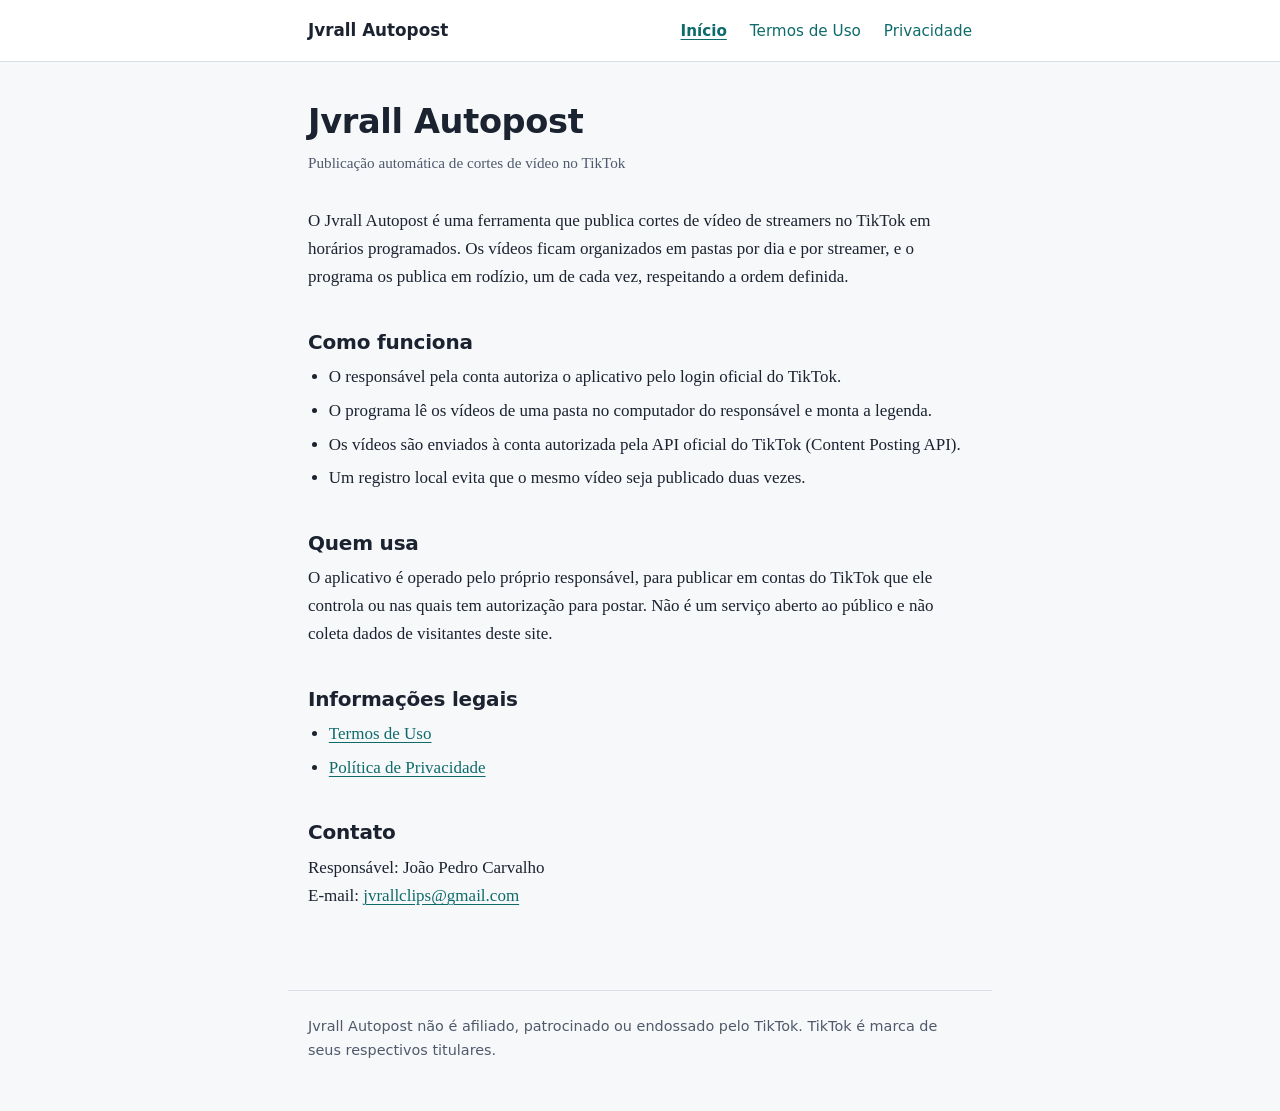
<file: docs/index.html>
<!DOCTYPE html>
<html lang="pt-BR">
<head>
  <meta charset="utf-8">
  <meta name="viewport" content="width=device-width, initial-scale=1">
  <title>Jvrall Autopost</title>
  <meta name="description" content="Jvrall Autopost: ferramenta que publica cortes de vídeo de streamers no TikTok, usando a API oficial do TikTok.">
  <link rel="stylesheet" href="style.css">
</head>
<body>
  <header class="topo">
    <div class="topo-interno">
      <a class="marca" href="index.html">Jvrall Autopost</a>
      <nav aria-label="Principal">
        <a href="index.html" aria-current="page">Início</a>
        <a href="termos.html">Termos de Uso</a>
        <a href="privacidade.html">Privacidade</a>
      </nav>
    </div>
  </header>

  <main>
    <h1>Jvrall Autopost</h1>
    <p class="meta">Publicação automática de cortes de vídeo no TikTok</p>

    <p>O Jvrall Autopost é uma ferramenta que publica cortes de vídeo de streamers no TikTok em horários programados. Os vídeos ficam organizados em pastas por dia e por streamer, e o programa os publica em rodízio, um de cada vez, respeitando a ordem definida.</p>

    <h2>Como funciona</h2>
    <ul>
      <li>O responsável pela conta autoriza o aplicativo pelo login oficial do TikTok.</li>
      <li>O programa lê os vídeos de uma pasta no computador do responsável e monta a legenda.</li>
      <li>Os vídeos são enviados à conta autorizada pela API oficial do TikTok (Content Posting API).</li>
      <li>Um registro local evita que o mesmo vídeo seja publicado duas vezes.</li>
    </ul>

    <h2>Quem usa</h2>
    <p>O aplicativo é operado pelo próprio responsável, para publicar em contas do TikTok que ele controla ou nas quais tem autorização para postar. Não é um serviço aberto ao público e não coleta dados de visitantes deste site.</p>

    <h2>Informações legais</h2>
    <ul>
      <li><a href="termos.html">Termos de Uso</a></li>
      <li><a href="privacidade.html">Política de Privacidade</a></li>
    </ul>

    <h2>Contato</h2>
    <p>Responsável: João Pedro Carvalho<br>
    E-mail: <a href="mailto:jvrallclips@gmail.com">jvrallclips@gmail.com</a></p>
  </main>

  <footer>
    Jvrall Autopost não é afiliado, patrocinado ou endossado pelo TikTok. TikTok é marca de seus respectivos titulares.
  </footer>
</body>
</html>
</file>
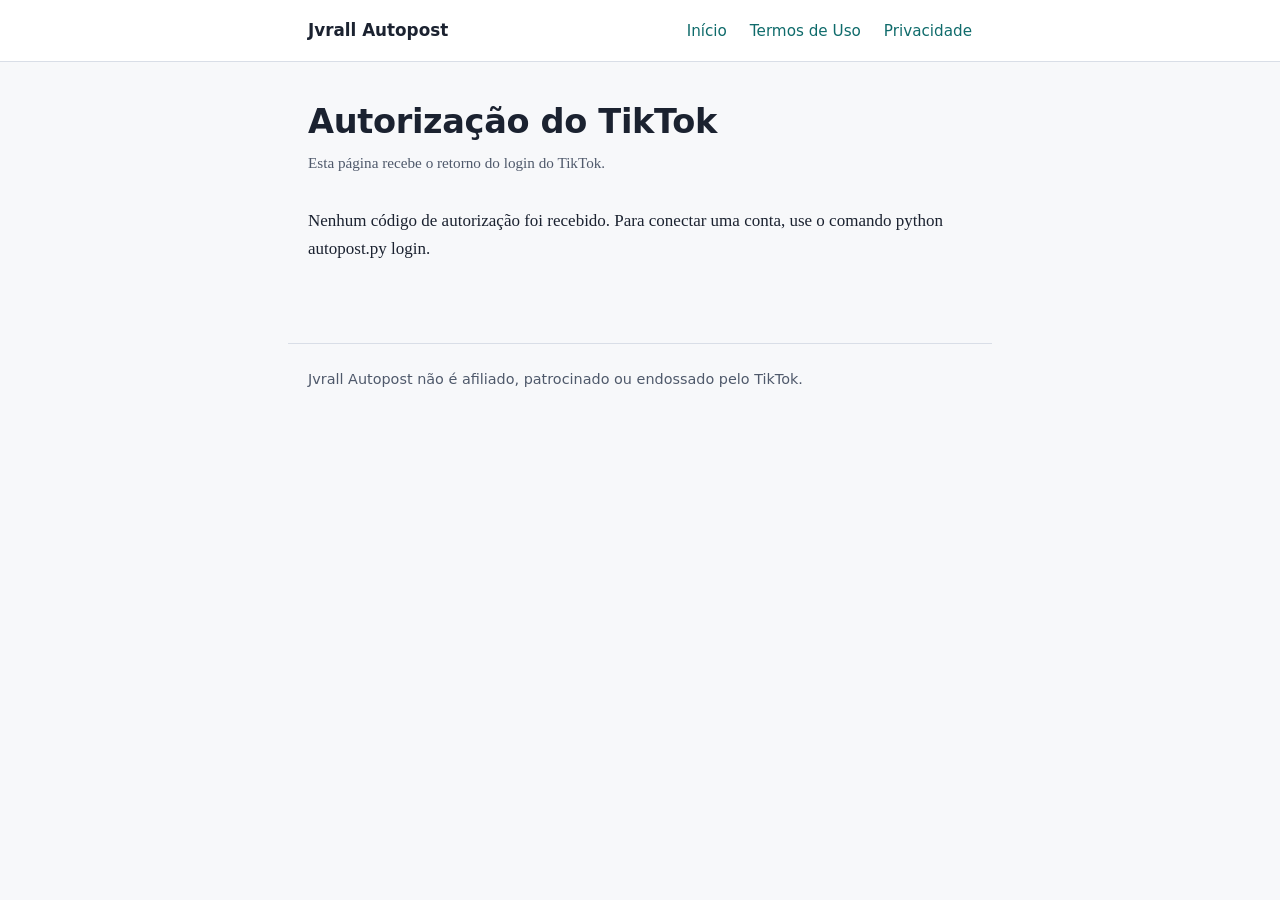
<file: docs/callback.html>
<!DOCTYPE html>
<html lang="pt-BR">
<head>
  <meta charset="utf-8">
  <meta name="viewport" content="width=device-width, initial-scale=1">
  <meta name="robots" content="noindex">
  <title>Autorização · Jvrall Autopost</title>
  <link rel="stylesheet" href="style.css">
</head>
<body>
  <header class="topo">
    <div class="topo-interno">
      <a class="marca" href="index.html">Jvrall Autopost</a>
      <nav aria-label="Principal">
        <a href="index.html">Início</a>
        <a href="termos.html">Termos de Uso</a>
        <a href="privacidade.html">Privacidade</a>
      </nav>
    </div>
  </header>

  <main>
    <h1 id="titulo">Autorização do TikTok</h1>
    <p class="meta">Esta página recebe o retorno do login do TikTok.</p>

    <!--
      Redirect URI do app: https://<usuario>.github.io/Trabalho-Jvrall/callback.html
      O TikTok redireciona para cá com ?code=...&state=... (ou ?error=...).
      O script abaixo só LÊ a URL no navegador e mostra o código na tela.
      Nada é enviado a servidor algum e nada é gravado.
      O código sozinho não dá acesso: ele só vira token com a Client Secret,
      que fica apenas no config.yaml local do responsável.
    -->
    <div id="resultado" role="status" aria-live="polite">
      <p>Verificando o retorno da autorização…</p>
    </div>

    <noscript>
      <p>Ative o JavaScript para ver o código de autorização, ou copie o valor do parâmetro <code>code</code> do endereço desta página.</p>
    </noscript>
  </main>

  <footer>
    Jvrall Autopost não é afiliado, patrocinado ou endossado pelo TikTok.
  </footer>

  <script>
    (function () {
      var params = new URLSearchParams(window.location.search);
      var code = params.get("code");
      var erro = params.get("error");
      var descricao = params.get("error_description");
      var caixa = document.getElementById("resultado");
      var titulo = document.getElementById("titulo");

      // Monta os elementos com textContent (nunca innerHTML) para não
      // interpretar nada vindo da URL como HTML.
      function p(texto) {
        var el = document.createElement("p");
        el.textContent = texto;
        return el;
      }

      caixa.textContent = "";

      if (erro) {
        titulo.textContent = "Autorização não concluída";
        caixa.appendChild(p("O TikTok retornou um erro: " + erro + (descricao ? " (" + descricao + ")" : "") + "."));
        caixa.appendChild(p("Volte ao programa e tente novamente com: python autopost.py login"));
        return;
      }

      if (!code) {
        caixa.appendChild(p("Nenhum código de autorização foi recebido. Para conectar uma conta, use o comando python autopost.py login."));
        return;
      }

      titulo.textContent = "Autorização recebida";
      caixa.appendChild(p("Copie o código abaixo e cole no terminal, quando o programa pedir."));

      var caixaCodigo = document.createElement("div");
      caixaCodigo.className = "codigo-caixa";
      caixaCodigo.id = "codigo";
      caixaCodigo.textContent = code;
      caixa.appendChild(caixaCodigo);

      var botao = document.createElement("button");
      botao.type = "button";
      botao.textContent = "Copiar código";
      botao.addEventListener("click", function () {
        function ok() { botao.textContent = "Código copiado"; }
        function falhou() { botao.textContent = "Selecione e copie manualmente"; }
        if (navigator.clipboard && navigator.clipboard.writeText) {
          navigator.clipboard.writeText(code).then(ok, falhou);
        } else {
          falhou();
        }
      });
      caixa.appendChild(botao);

      var aviso = document.createElement("div");
      aviso.className = "aviso";
      aviso.appendChild(p("Não compartilhe este código. Ele expira em pouco tempo e só pode ser usado uma vez."));
      caixa.appendChild(aviso);
    })();
  </script>
</body>
</html>
</file>
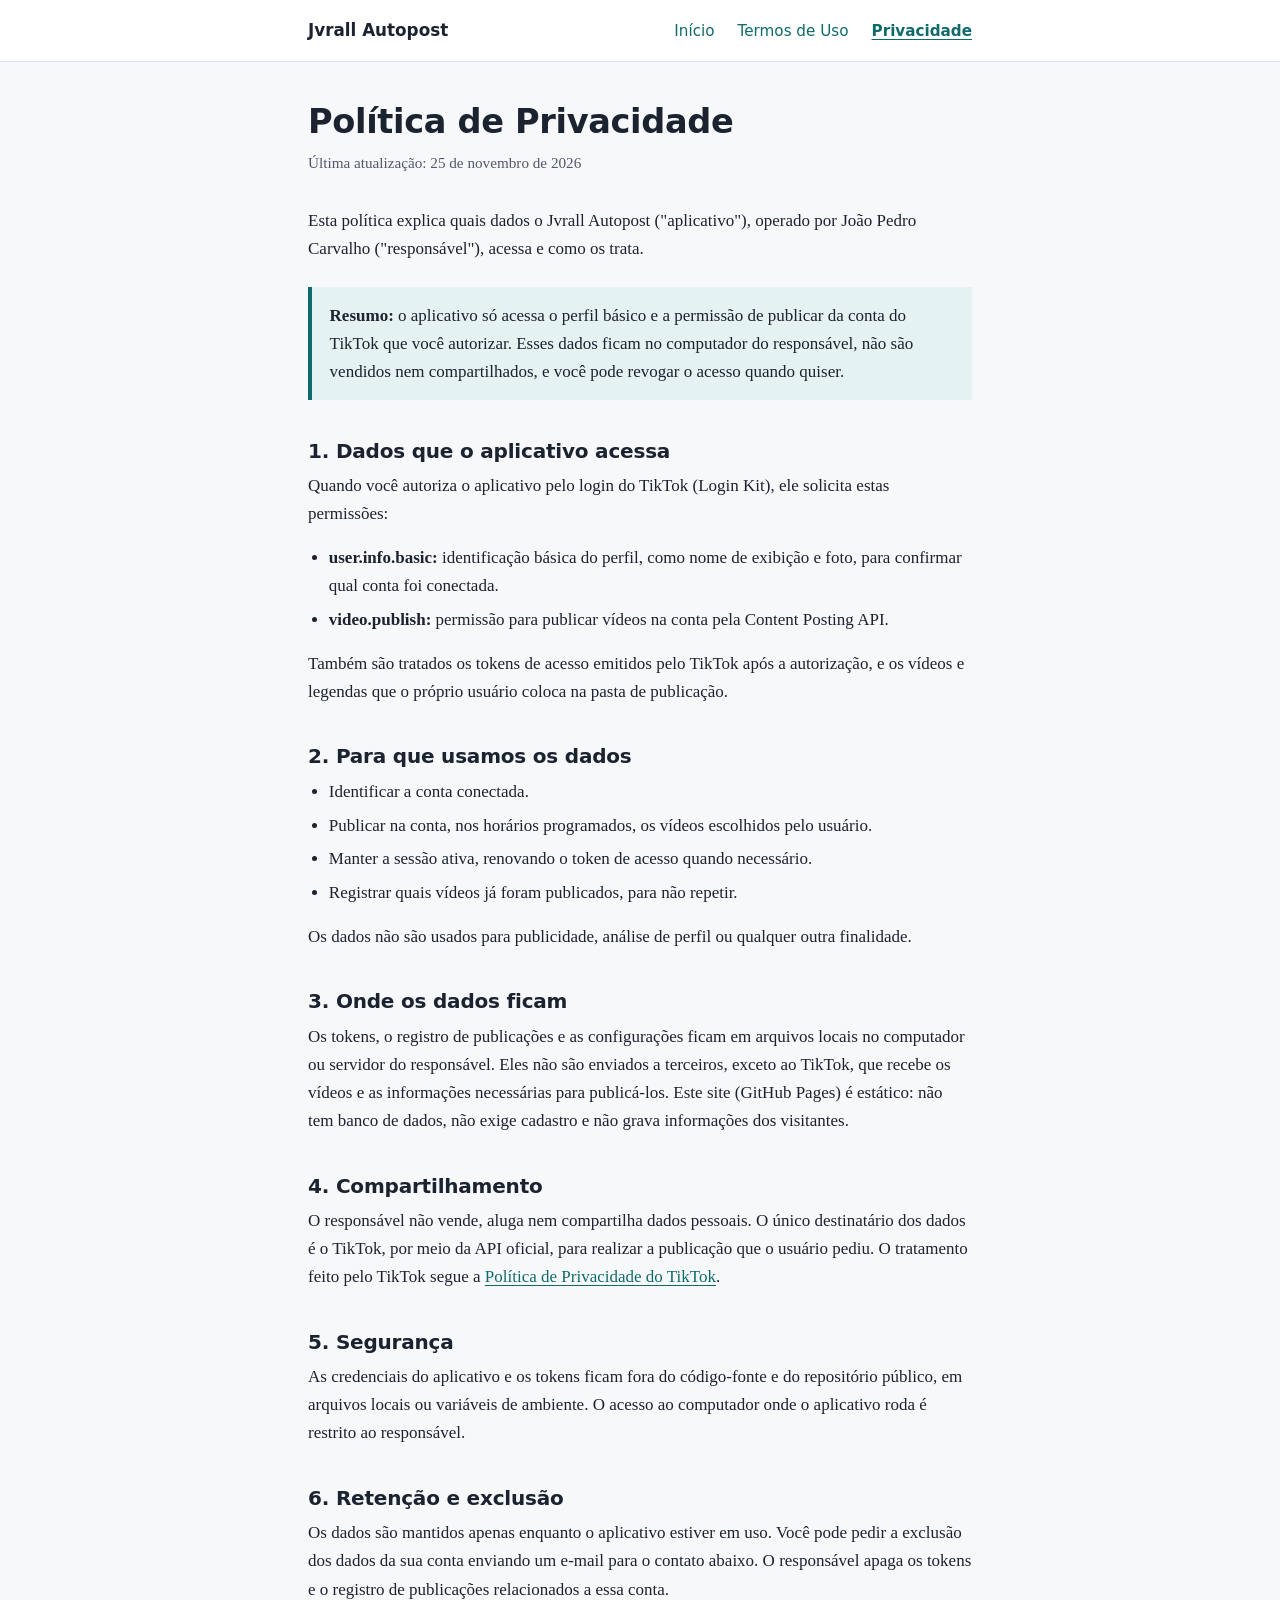
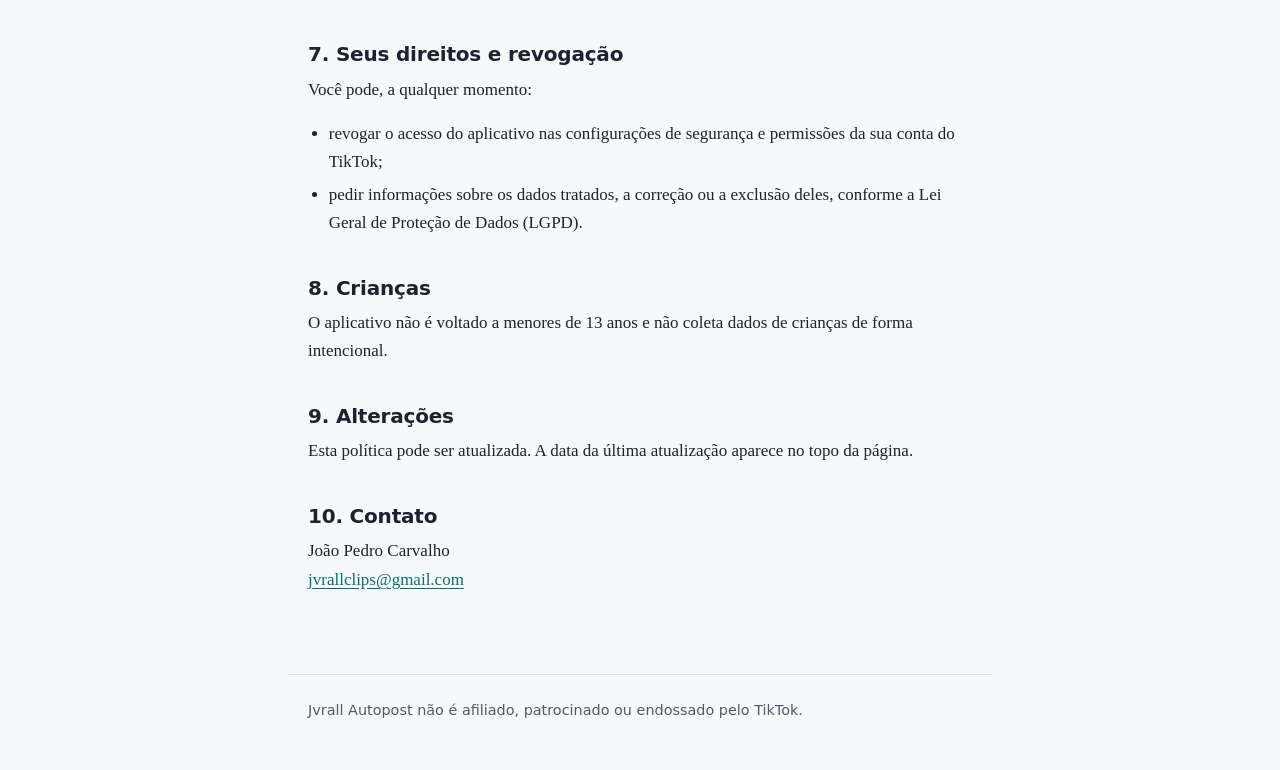
<file: docs/privacidade.html>
<!DOCTYPE html>
<html lang="pt-BR">
<head>
  <meta charset="utf-8">
  <meta name="viewport" content="width=device-width, initial-scale=1">
  <title>Política de Privacidade · Jvrall Autopost</title>
  <meta name="description" content="Política de Privacidade do Jvrall Autopost.">
  <link rel="stylesheet" href="style.css">
</head>
<body>
  <header class="topo">
    <div class="topo-interno">
      <a class="marca" href="index.html">Jvrall Autopost</a>
      <nav aria-label="Principal">
        <a href="index.html">Início</a>
        <a href="termos.html">Termos de Uso</a>
        <a href="privacidade.html" aria-current="page">Privacidade</a>
      </nav>
    </div>
  </header>

  <main>
    <h1>Política de Privacidade</h1>
    <p class="meta">Última atualização: 25 de novembro de 2026</p>

    <p>Esta política explica quais dados o Jvrall Autopost ("aplicativo"), operado por João Pedro Carvalho ("responsável"), acessa e como os trata.</p>

    <div class="aviso">
      <p><strong>Resumo:</strong> o aplicativo só acessa o perfil básico e a permissão de publicar da conta do TikTok que você autorizar. Esses dados ficam no computador do responsável, não são vendidos nem compartilhados, e você pode revogar o acesso quando quiser.</p>
    </div>

    <h2>1. Dados que o aplicativo acessa</h2>
    <p>Quando você autoriza o aplicativo pelo login do TikTok (Login Kit), ele solicita estas permissões:</p>
    <ul>
      <li><strong>user.info.basic:</strong> identificação básica do perfil, como nome de exibição e foto, para confirmar qual conta foi conectada.</li>
      <li><strong>video.publish:</strong> permissão para publicar vídeos na conta pela Content Posting API.</li>
    </ul>
    <p>Também são tratados os tokens de acesso emitidos pelo TikTok após a autorização, e os vídeos e legendas que o próprio usuário coloca na pasta de publicação.</p>

    <h2>2. Para que usamos os dados</h2>
    <ul>
      <li>Identificar a conta conectada.</li>
      <li>Publicar na conta, nos horários programados, os vídeos escolhidos pelo usuário.</li>
      <li>Manter a sessão ativa, renovando o token de acesso quando necessário.</li>
      <li>Registrar quais vídeos já foram publicados, para não repetir.</li>
    </ul>
    <p>Os dados não são usados para publicidade, análise de perfil ou qualquer outra finalidade.</p>

    <h2>3. Onde os dados ficam</h2>
    <p>Os tokens, o registro de publicações e as configurações ficam em arquivos locais no computador ou servidor do responsável. Eles não são enviados a terceiros, exceto ao TikTok, que recebe os vídeos e as informações necessárias para publicá-los. Este site (GitHub Pages) é estático: não tem banco de dados, não exige cadastro e não grava informações dos visitantes.</p>

    <h2>4. Compartilhamento</h2>
    <p>O responsável não vende, aluga nem compartilha dados pessoais. O único destinatário dos dados é o TikTok, por meio da API oficial, para realizar a publicação que o usuário pediu. O tratamento feito pelo TikTok segue a <a href="https://www.tiktok.com/legal/page/global/privacy-policy/pt">Política de Privacidade do TikTok</a>.</p>

    <h2>5. Segurança</h2>
    <p>As credenciais do aplicativo e os tokens ficam fora do código-fonte e do repositório público, em arquivos locais ou variáveis de ambiente. O acesso ao computador onde o aplicativo roda é restrito ao responsável.</p>

    <h2>6. Retenção e exclusão</h2>
    <p>Os dados são mantidos apenas enquanto o aplicativo estiver em uso. Você pode pedir a exclusão dos dados da sua conta enviando um e-mail para o contato abaixo. O responsável apaga os tokens e o registro de publicações relacionados a essa conta.</p>

    <h2>7. Seus direitos e revogação</h2>
    <p>Você pode, a qualquer momento:</p>
    <ul>
      <li>revogar o acesso do aplicativo nas configurações de segurança e permissões da sua conta do TikTok;</li>
      <li>pedir informações sobre os dados tratados, a correção ou a exclusão deles, conforme a Lei Geral de Proteção de Dados (LGPD).</li>
    </ul>

    <h2>8. Crianças</h2>
    <p>O aplicativo não é voltado a menores de 13 anos e não coleta dados de crianças de forma intencional.</p>

    <h2>9. Alterações</h2>
    <p>Esta política pode ser atualizada. A data da última atualização aparece no topo da página.</p>

    <h2>10. Contato</h2>
    <p>João Pedro Carvalho<br>
    <a href="mailto:jvrallclips@gmail.com">jvrallclips@gmail.com</a></p>
  </main>

  <footer>
    Jvrall Autopost não é afiliado, patrocinado ou endossado pelo TikTok.
  </footer>
</body>
</html>
</file>
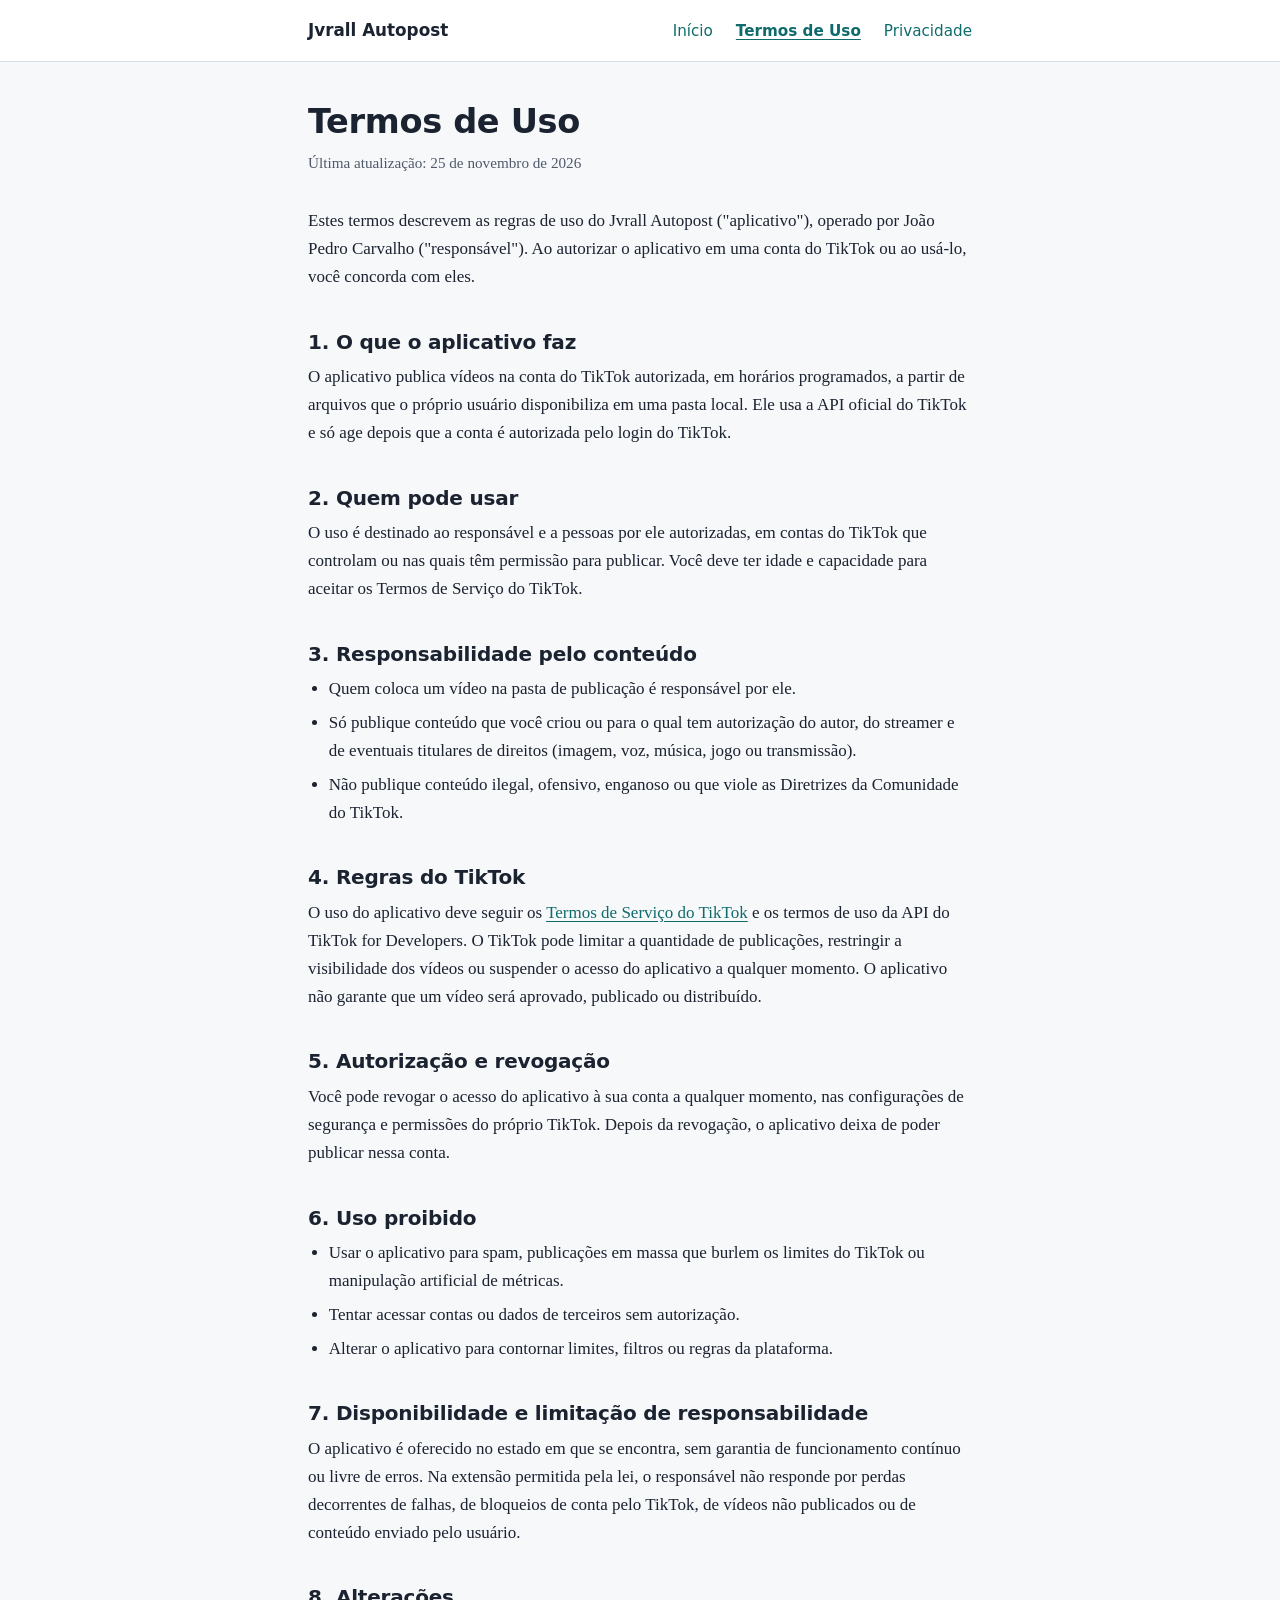
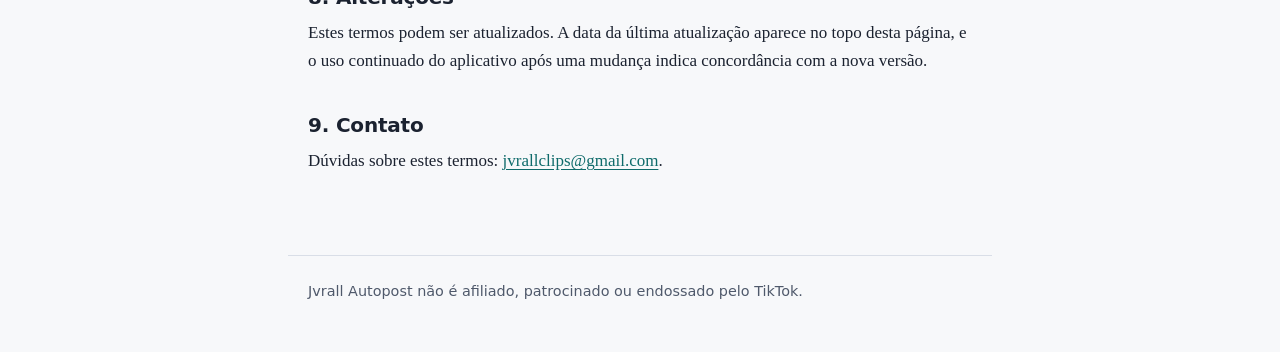
<file: docs/termos.html>
<!DOCTYPE html>
<html lang="pt-BR">
<head>
  <meta charset="utf-8">
  <meta name="viewport" content="width=device-width, initial-scale=1">
  <title>Termos de Uso · Jvrall Autopost</title>
  <meta name="description" content="Termos de Uso do Jvrall Autopost.">
  <link rel="stylesheet" href="style.css">
</head>
<body>
  <header class="topo">
    <div class="topo-interno">
      <a class="marca" href="index.html">Jvrall Autopost</a>
      <nav aria-label="Principal">
        <a href="index.html">Início</a>
        <a href="termos.html" aria-current="page">Termos de Uso</a>
        <a href="privacidade.html">Privacidade</a>
      </nav>
    </div>
  </header>

  <main>
    <h1>Termos de Uso</h1>
    <p class="meta">Última atualização: 25 de novembro de 2026</p>

    <p>Estes termos descrevem as regras de uso do Jvrall Autopost ("aplicativo"), operado por João Pedro Carvalho ("responsável"). Ao autorizar o aplicativo em uma conta do TikTok ou ao usá-lo, você concorda com eles.</p>

    <h2>1. O que o aplicativo faz</h2>
    <p>O aplicativo publica vídeos na conta do TikTok autorizada, em horários programados, a partir de arquivos que o próprio usuário disponibiliza em uma pasta local. Ele usa a API oficial do TikTok e só age depois que a conta é autorizada pelo login do TikTok.</p>

    <h2>2. Quem pode usar</h2>
    <p>O uso é destinado ao responsável e a pessoas por ele autorizadas, em contas do TikTok que controlam ou nas quais têm permissão para publicar. Você deve ter idade e capacidade para aceitar os Termos de Serviço do TikTok.</p>

    <h2>3. Responsabilidade pelo conteúdo</h2>
    <ul>
      <li>Quem coloca um vídeo na pasta de publicação é responsável por ele.</li>
      <li>Só publique conteúdo que você criou ou para o qual tem autorização do autor, do streamer e de eventuais titulares de direitos (imagem, voz, música, jogo ou transmissão).</li>
      <li>Não publique conteúdo ilegal, ofensivo, enganoso ou que viole as Diretrizes da Comunidade do TikTok.</li>
    </ul>

    <h2>4. Regras do TikTok</h2>
    <p>O uso do aplicativo deve seguir os <a href="https://www.tiktok.com/legal/page/global/terms-of-service/pt">Termos de Serviço do TikTok</a> e os termos de uso da API do TikTok for Developers. O TikTok pode limitar a quantidade de publicações, restringir a visibilidade dos vídeos ou suspender o acesso do aplicativo a qualquer momento. O aplicativo não garante que um vídeo será aprovado, publicado ou distribuído.</p>

    <h2>5. Autorização e revogação</h2>
    <p>Você pode revogar o acesso do aplicativo à sua conta a qualquer momento, nas configurações de segurança e permissões do próprio TikTok. Depois da revogação, o aplicativo deixa de poder publicar nessa conta.</p>

    <h2>6. Uso proibido</h2>
    <ul>
      <li>Usar o aplicativo para spam, publicações em massa que burlem os limites do TikTok ou manipulação artificial de métricas.</li>
      <li>Tentar acessar contas ou dados de terceiros sem autorização.</li>
      <li>Alterar o aplicativo para contornar limites, filtros ou regras da plataforma.</li>
    </ul>

    <h2>7. Disponibilidade e limitação de responsabilidade</h2>
    <p>O aplicativo é oferecido no estado em que se encontra, sem garantia de funcionamento contínuo ou livre de erros. Na extensão permitida pela lei, o responsável não responde por perdas decorrentes de falhas, de bloqueios de conta pelo TikTok, de vídeos não publicados ou de conteúdo enviado pelo usuário.</p>

    <h2>8. Alterações</h2>
    <p>Estes termos podem ser atualizados. A data da última atualização aparece no topo desta página, e o uso continuado do aplicativo após uma mudança indica concordância com a nova versão.</p>

    <h2>9. Contato</h2>
    <p>Dúvidas sobre estes termos: <a href="mailto:jvrallclips@gmail.com">jvrallclips@gmail.com</a>.</p>
  </main>

  <footer>
    Jvrall Autopost não é afiliado, patrocinado ou endossado pelo TikTok.
  </footer>
</body>
</html>
</file>
<file: docs/style.css>
/* Estilo compartilhado das páginas públicas (GitHub Pages).
   Sem dependências externas: fontes do sistema, nenhum script de terceiros. */

:root {
  --fundo: #f7f8fa;
  --superficie: #ffffff;
  --texto: #1b2230;
  --texto-suave: #4f596b;
  --borda: #d9dee7;
  --destaque: #0f6b6b;
  --destaque-fundo: #e4f2f1;
}

@media (prefers-color-scheme: dark) {
  :root {
    --fundo: #12161d;
    --superficie: #1a202a;
    --texto: #e8ecf2;
    --texto-suave: #a5afc0;
    --borda: #2c3543;
    --destaque: #5cc4c0;
    --destaque-fundo: #16302f;
  }
}

* { box-sizing: border-box; }

html { -webkit-text-size-adjust: 100%; }

body {
  margin: 0;
  background: var(--fundo);
  color: var(--texto);
  font-family: "Iowan Old Style", "Palatino Linotype", Georgia, serif;
  font-size: 1.0625rem;
  line-height: 1.65;
}

a { color: var(--destaque); text-underline-offset: 3px; }
a:focus-visible { outline: 3px solid var(--destaque); outline-offset: 2px; border-radius: 2px; }

header.topo {
  background: var(--superficie);
  border-bottom: 1px solid var(--borda);
}

.topo-interno,
main {
  max-width: 44rem;
  margin: 0 auto;
  padding-left: 1.25rem;
  padding-right: 1.25rem;
}

.topo-interno {
  display: flex;
  flex-wrap: wrap;
  align-items: baseline;
  justify-content: space-between;
  gap: 0.5rem 1.5rem;
  padding-top: 1rem;
  padding-bottom: 1rem;
  font-family: system-ui, -apple-system, "Segoe UI", Roboto, sans-serif;
}

.marca { font-weight: 700; font-size: 1.05rem; color: var(--texto); text-decoration: none; }

nav a {
  margin-right: 1.1rem;
  font-size: 0.95rem;
  text-decoration: none;
}
nav a:last-child { margin-right: 0; }
nav a[aria-current="page"] { font-weight: 700; text-decoration: underline; }

main { padding-top: 2.5rem; padding-bottom: 4rem; }

h1, h2 {
  font-family: system-ui, -apple-system, "Segoe UI", Roboto, sans-serif;
  line-height: 1.2;
  letter-spacing: -0.01em;
}
h1 { font-size: 2.1rem; margin: 0 0 0.5rem; }
h2 { font-size: 1.25rem; margin: 2.4rem 0 0.6rem; }

.meta { color: var(--texto-suave); font-size: 0.95rem; margin: 0 0 2rem; }

p, ul { margin: 0 0 1rem; }
ul { padding-left: 1.3rem; }
li { margin-bottom: 0.35rem; }

.aviso {
  background: var(--destaque-fundo);
  border-left: 4px solid var(--destaque);
  padding: 0.9rem 1.1rem;
  margin: 1.5rem 0;
}
.aviso p:last-child { margin-bottom: 0; }

.codigo-caixa {
  background: var(--superficie);
  border: 1px solid var(--borda);
  border-radius: 6px;
  padding: 1rem 1.1rem;
  margin: 1.2rem 0;
  font-family: ui-monospace, "SF Mono", Menlo, Consolas, monospace;
  font-size: 0.9rem;
  word-break: break-all;
}

button {
  font: inherit;
  font-family: system-ui, -apple-system, "Segoe UI", Roboto, sans-serif;
  background: var(--destaque);
  color: var(--fundo);
  border: 0;
  border-radius: 6px;
  padding: 0.55rem 1rem;
  cursor: pointer;
}
button:focus-visible { outline: 3px solid var(--texto); outline-offset: 2px; }

footer {
  max-width: 44rem;
  margin: 0 auto;
  padding: 1.5rem 1.25rem 3rem;
  border-top: 1px solid var(--borda);
  color: var(--texto-suave);
  font-size: 0.9rem;
  font-family: system-ui, -apple-system, "Segoe UI", Roboto, sans-serif;
}

@media (max-width: 30rem) {
  h1 { font-size: 1.7rem; }
  body { font-size: 1rem; }
}
</file>
